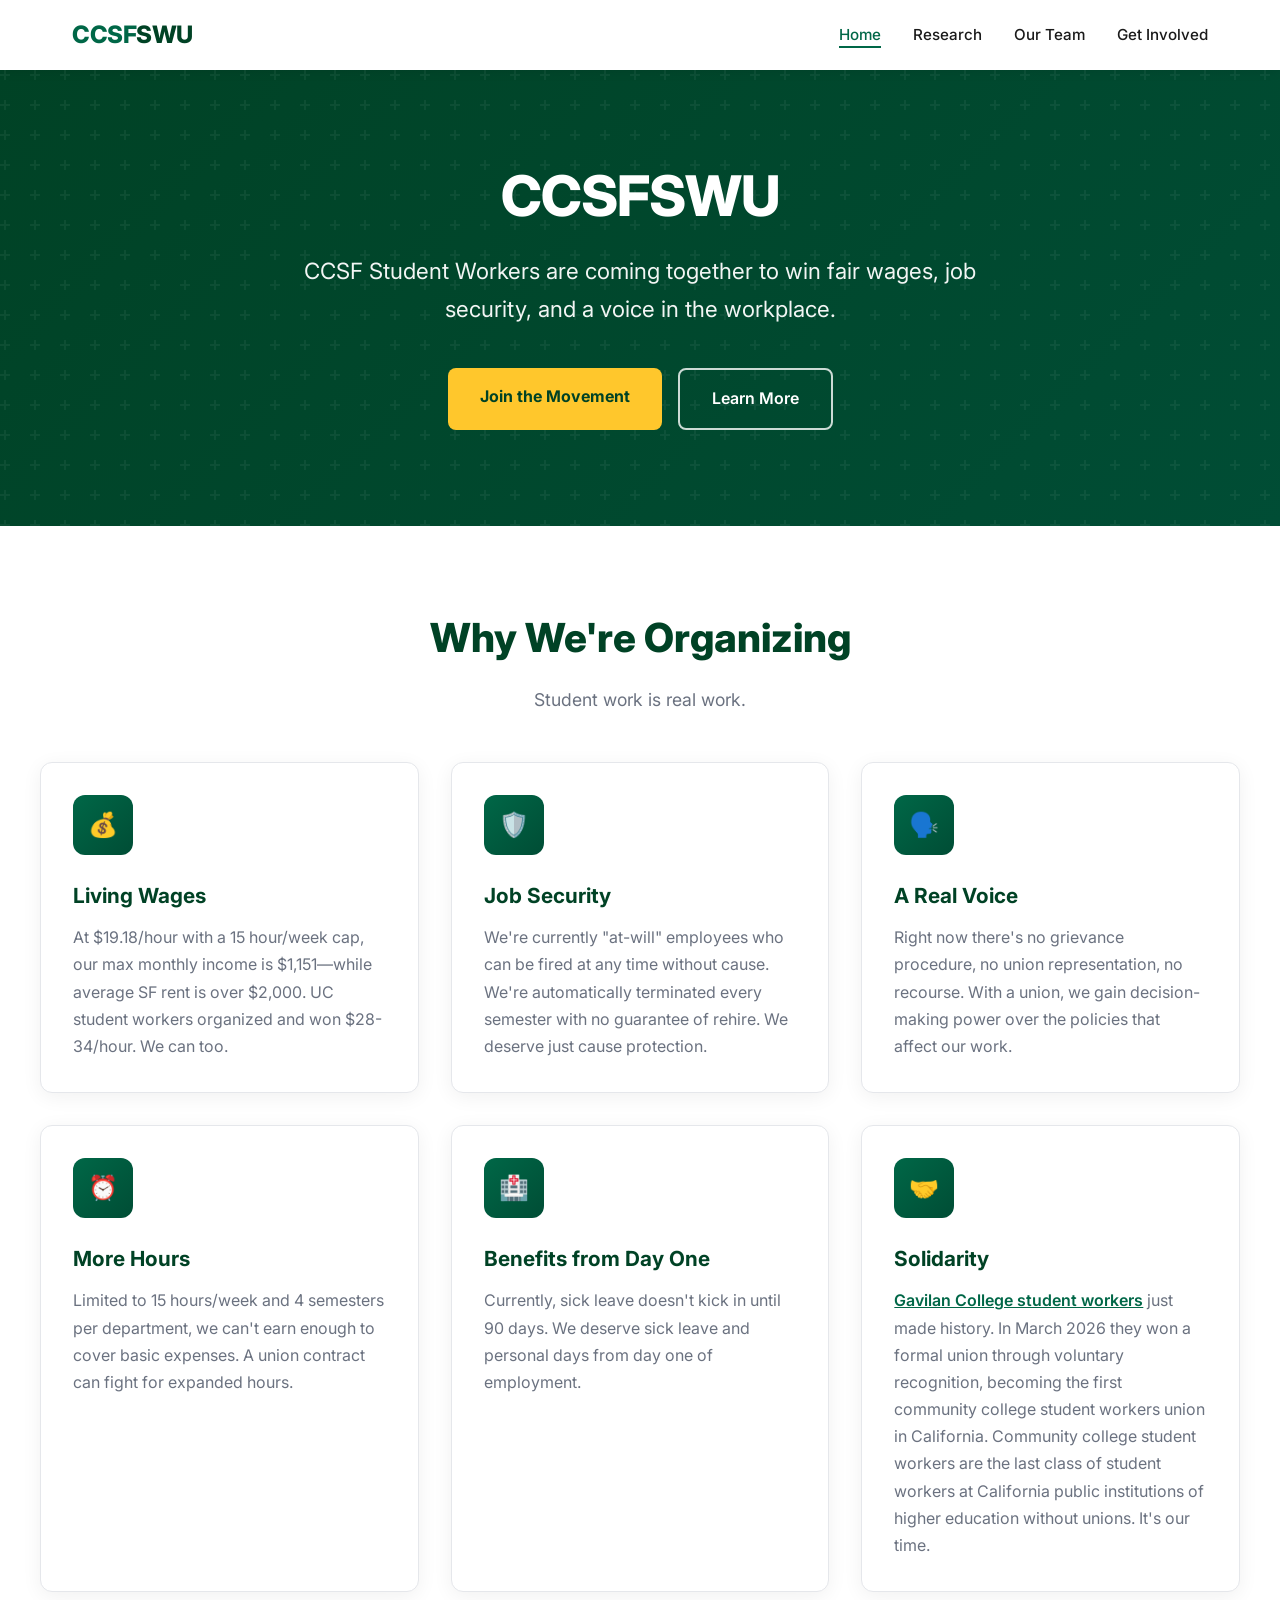
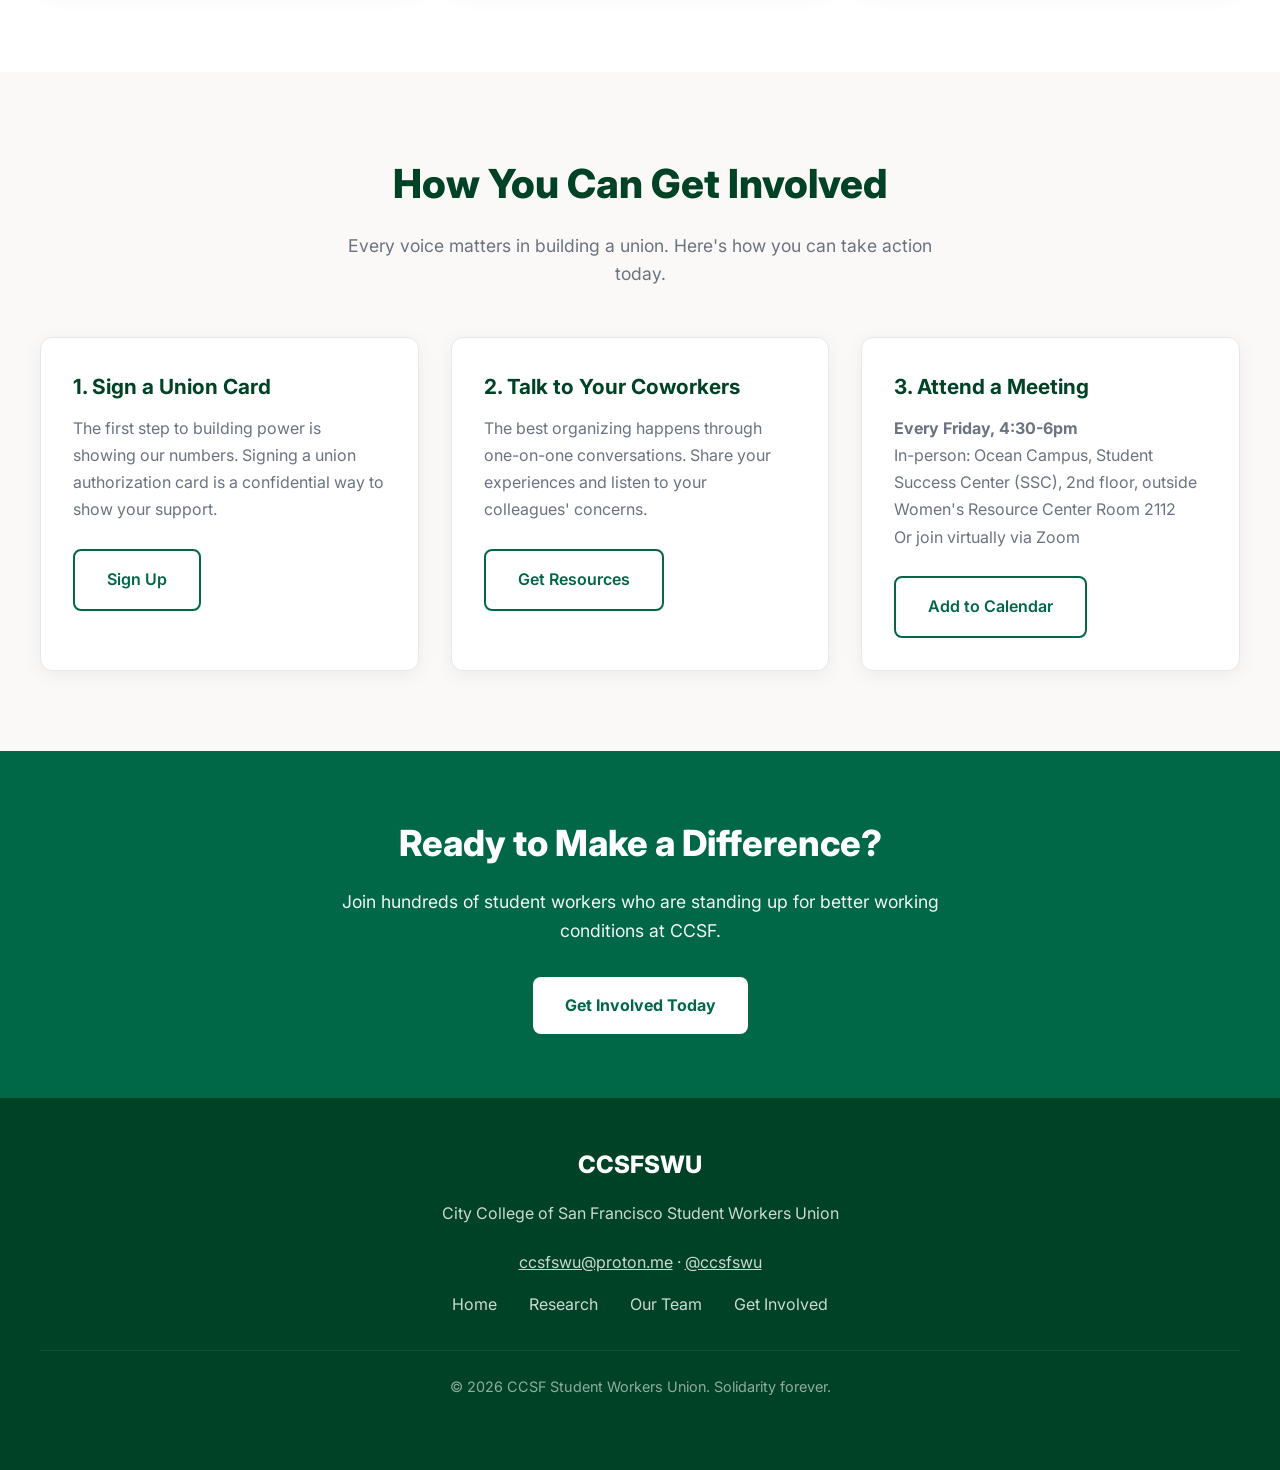
<file: index.html>
<!DOCTYPE html>
<html lang="en">
<head>
  <meta charset="UTF-8">
  <meta name="viewport" content="width=device-width, initial-scale=1.0">
  <title>CCSF Student Workers Union</title>
  <link rel="stylesheet" href="styles.css">
  <link rel="preconnect" href="https://fonts.googleapis.com">
  <link rel="preconnect" href="https://fonts.gstatic.com" crossorigin>
  <link href="https://fonts.googleapis.com/css2?family=Inter:wght@400;500;600;700;800&display=swap" rel="stylesheet">
</head>
<body>
  <nav class="navbar">
    <div class="nav-container">
      <a href="index.html" class="nav-logo">CCSF<span>SWU</span></a>
      <button class="mobile-menu-btn" onclick="toggleMenu()">☰</button>
      <ul class="nav-links" id="navLinks">
        <li><a href="index.html" class="active">Home</a></li>
        <li><a href="research.html">Research</a></li>
        <li><a href="committee.html">Our Team</a></li>
        <li><a href="forms.html">Get Involved</a></li>
      </ul>
    </div>
  </nav>

  <section class="hero">
    <div class="hero-content">
      <h1>CCSFSWU</h1>
      <p>CCSF Student Workers are coming together to win fair wages, job security, and a voice in the workplace.</p>
      <div class="hero-buttons">
        <a href="forms.html" class="btn btn-primary">Join the Movement</a>
        <a href="research.html" class="btn btn-secondary">Learn More</a>
      </div>
    </div>
  </section>

  <section class="section section-alt">
    <div class="container">
      <div class="section-header">
        <h2>Why We're Organizing</h2>
        <p>Student work is real work.</p>
      </div>
      <div class="card-grid">
        <div class="card">
          <div class="card-icon">💰</div>
          <h3>Living Wages</h3>
          <p>At $19.18/hour with a 15 hour/week cap, our max monthly income is $1,151—while average SF rent is over $2,000. UC student workers organized and won $28-34/hour. We can too.</p>
        </div>
        <div class="card">
          <div class="card-icon">🛡️</div>
          <h3>Job Security</h3>
          <p>We're currently "at-will" employees who can be fired at any time without cause. We're automatically terminated every semester with no guarantee of rehire. We deserve just cause protection.</p>
        </div>
        <div class="card">
          <div class="card-icon">🗣️</div>
          <h3>A Real Voice</h3>
          <p>Right now there's no grievance procedure, no union representation, no recourse. With a union, we gain decision-making power over the policies that affect our work.</p>
        </div>
        <div class="card">
          <div class="card-icon">⏰</div>
          <h3>More Hours</h3>
          <p>Limited to 15 hours/week and 4 semesters per department, we can't earn enough to cover basic expenses. A union contract can fight for expanded hours.</p>
        </div>
        <div class="card">
          <div class="card-icon">🏥</div>
          <h3>Benefits from Day One</h3>
          <p>Currently, sick leave doesn't kick in until 90 days. We deserve sick leave and personal days from day one of employment.</p>
        </div>
        <div class="card">
          <div class="card-icon">🤝</div>
          <h3>Solidarity</h3>
          <p><a href="https://gswu.org/" target="_blank" style="color: var(--primary); font-weight: 600;">Gavilan College student workers</a> just made history. In March 2026 they won a formal union through voluntary recognition, becoming the first community college student workers union in California. Community college student workers are the last class of student workers at California public institutions of higher education without unions. It's our time.</p>
        </div>
      </div>
    </div>
  </section>

  <section class="section">
    <div class="container">
      <div class="section-header">
        <h2>How You Can Get Involved</h2>
        <p>Every voice matters in building a union. Here's how you can take action today.</p>
      </div>
      <div class="card-grid">
        <div class="card">
          <h3>1. Sign a Union Card</h3>
          <p>The first step to building power is showing our numbers. Signing a union authorization card is a confidential way to show your support.</p>
          <br>
          <a href="forms.html" class="btn btn-outline">Sign Up</a>
        </div>
        <div class="card">
          <h3>2. Talk to Your Coworkers</h3>
          <p>The best organizing happens through one-on-one conversations. Share your experiences and listen to your colleagues' concerns.</p>
          <br>
          <a href="research.html" class="btn btn-outline">Get Resources</a>
        </div>
        <div class="card">
          <h3>3. Attend a Meeting</h3>
          <p><strong>Every Friday, 4:30-6pm</strong><br>
          In-person: Ocean Campus, Student Success Center (SSC), 2nd floor, outside Women's Resource Center Room 2112<br>
          Or join virtually via Zoom</p>
          <br>
          <a href="ccsfswu-meeting.ics" download class="btn btn-outline">Add to Calendar</a>
        </div>
      </div>
    </div>
  </section>

  <section class="cta-section">
    <h2>Ready to Make a Difference?</h2>
    <p>Join hundreds of student workers who are standing up for better working conditions at CCSF.</p>
    <a href="forms.html" class="btn btn-primary">Get Involved Today</a>
  </section>

  <footer class="footer">
    <div class="footer-content">
      <div class="footer-logo">CCSFSWU</div>
      <p>City College of San Francisco Student Workers Union</p>
      <p style="margin-bottom: 1rem;"><a href="mailto:ccsfswu@proton.me" style="color: white;">ccsfswu@proton.me</a> · <a href="https://instagram.com/ccsfswu" target="_blank" style="color: white;">@ccsfswu</a></p>
      <div class="footer-links">
        <a href="index.html">Home</a>
        <a href="research.html">Research</a>
        <a href="committee.html">Our Team</a>
        <a href="forms.html">Get Involved</a>
      </div>
      <div class="footer-bottom">
        <p>&copy; 2026 CCSF Student Workers Union. Solidarity forever.</p>
      </div>
    </div>
  </footer>

  <script>
    function toggleMenu() {
      document.getElementById('navLinks').classList.toggle('active');
    }
  </script>
</body>
</html>
</file>
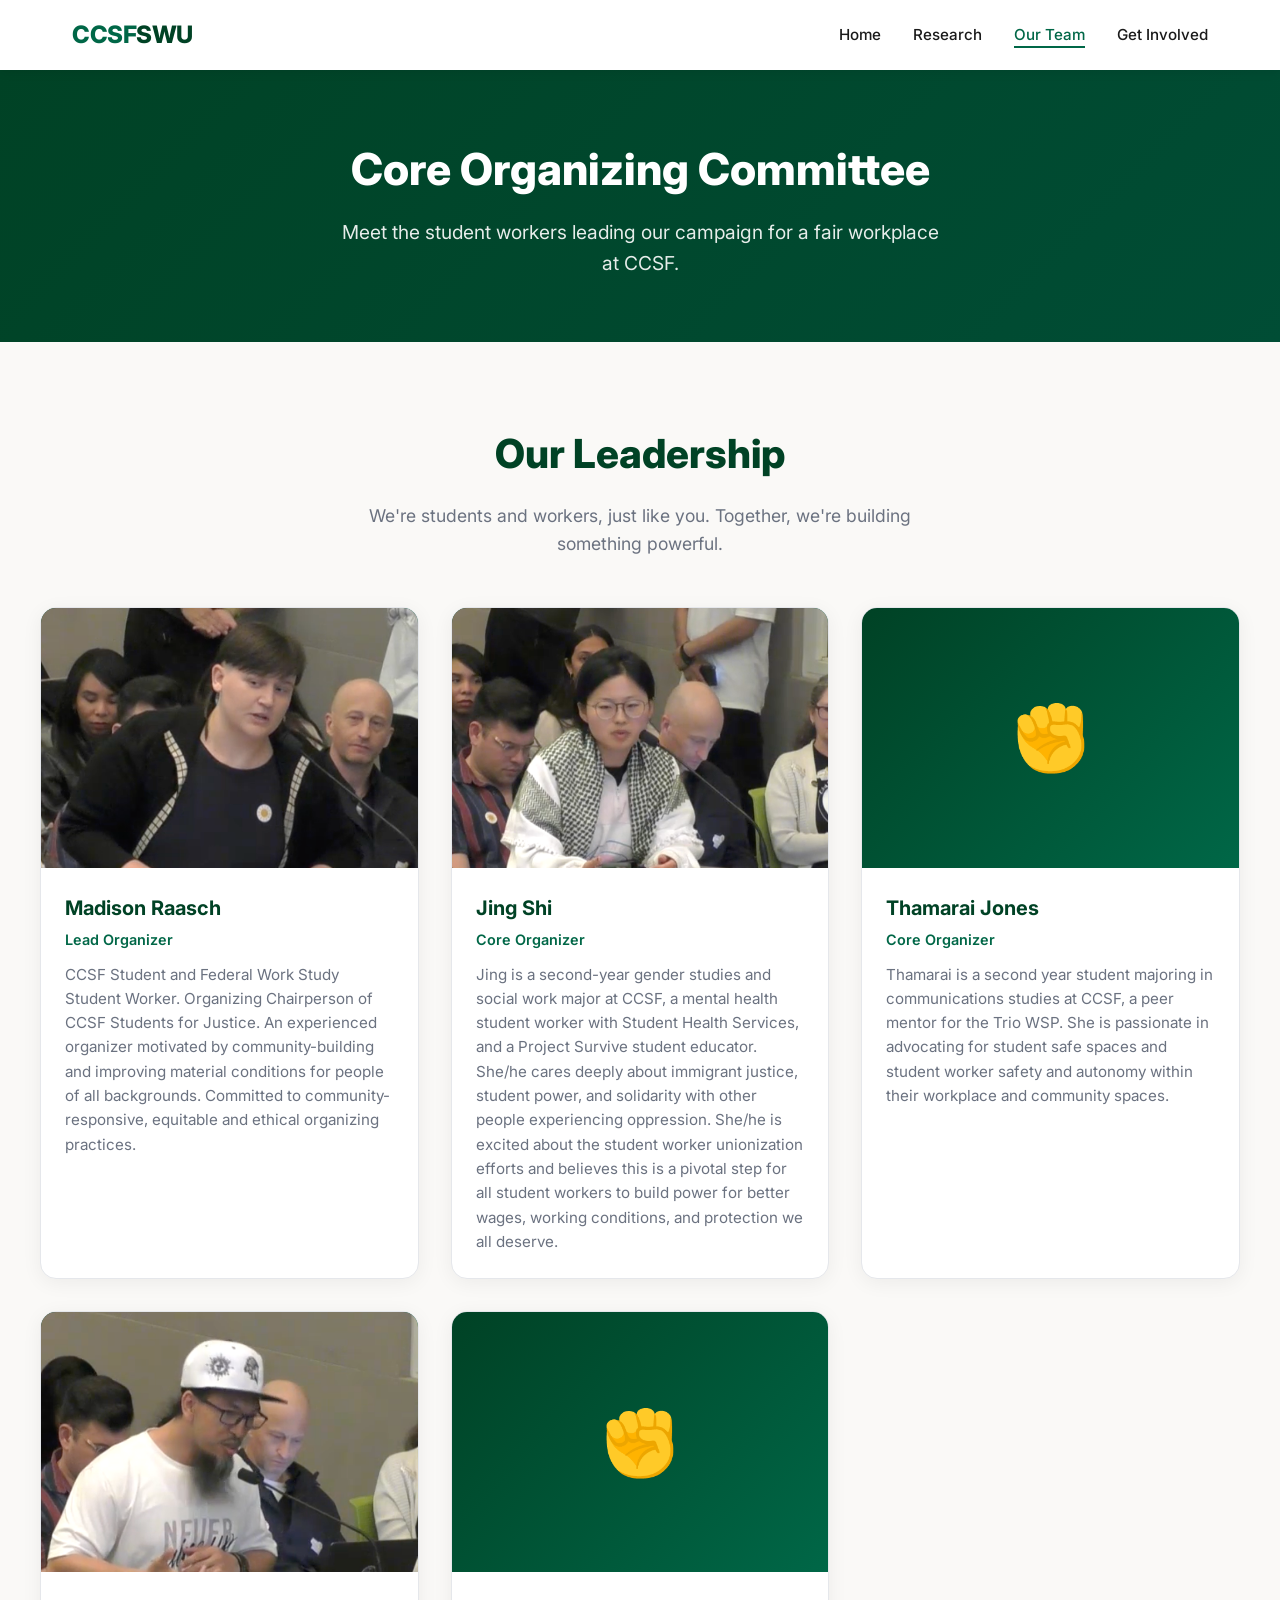
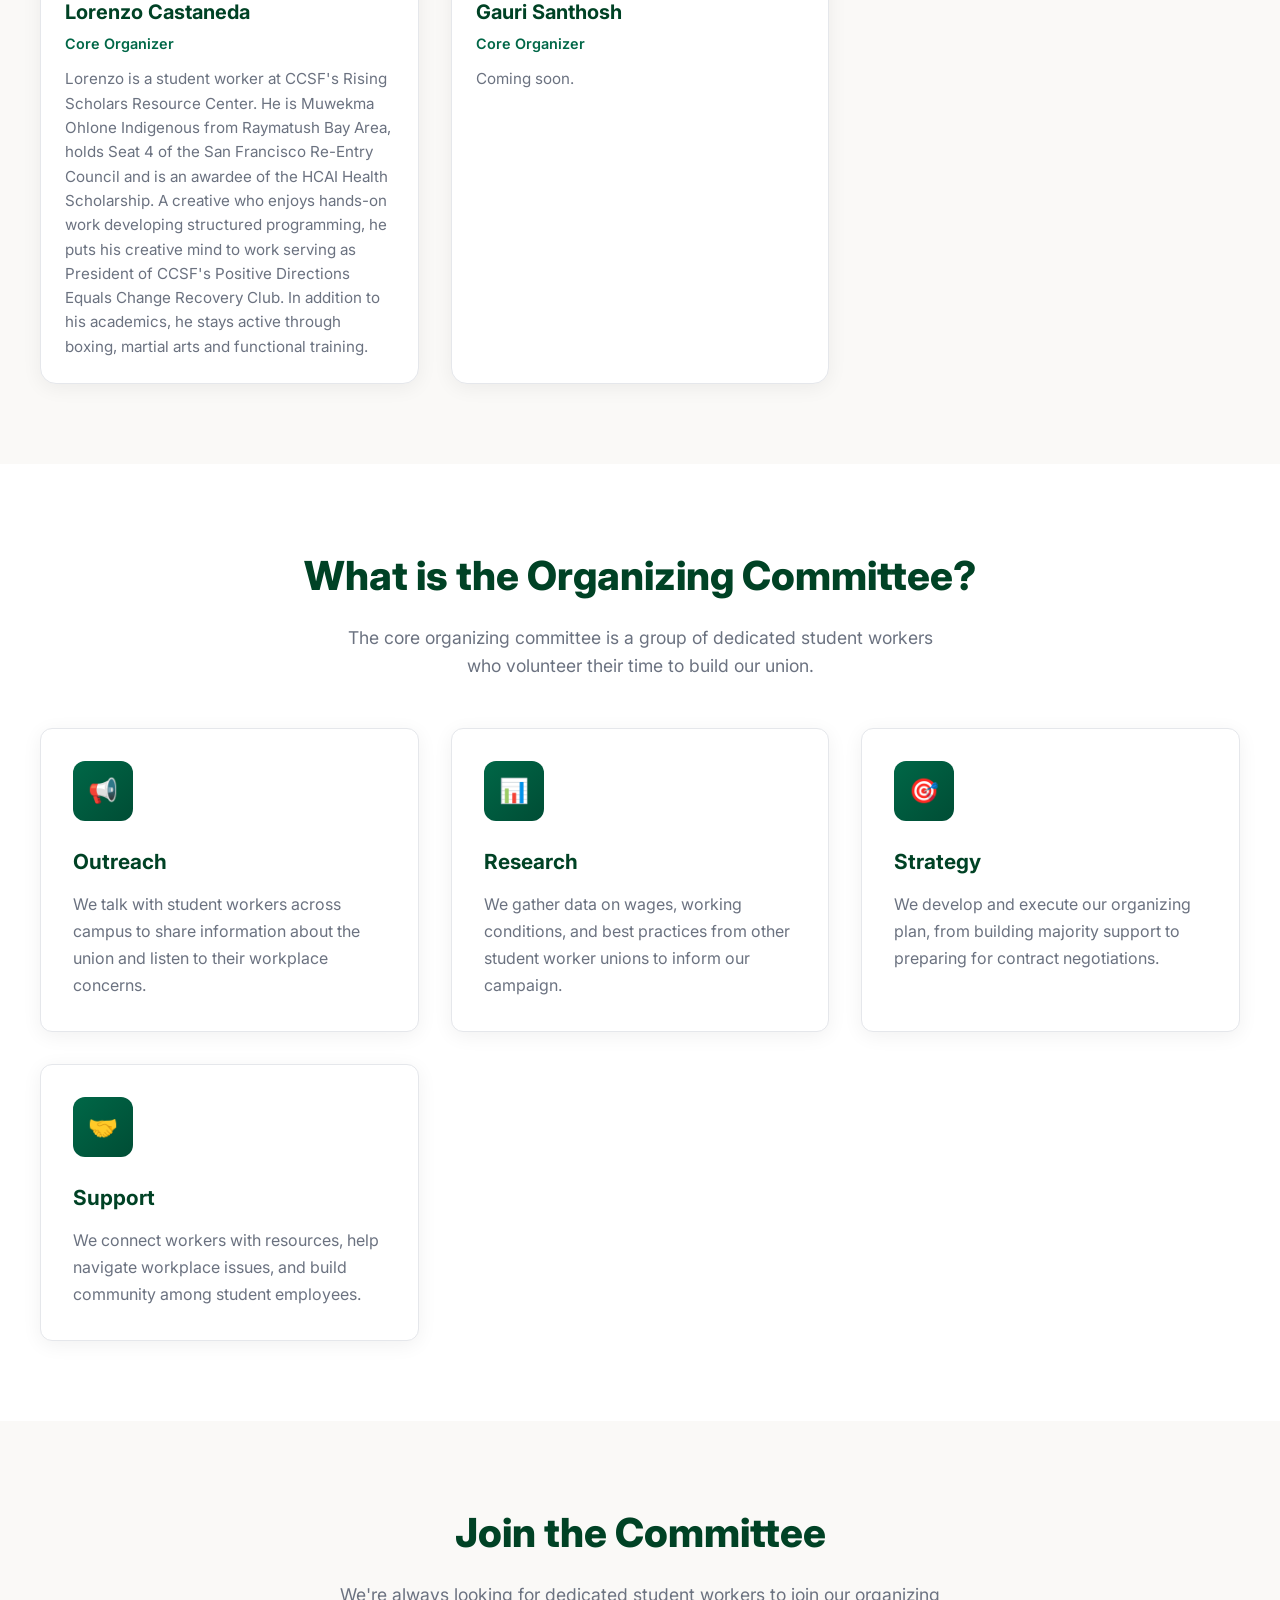
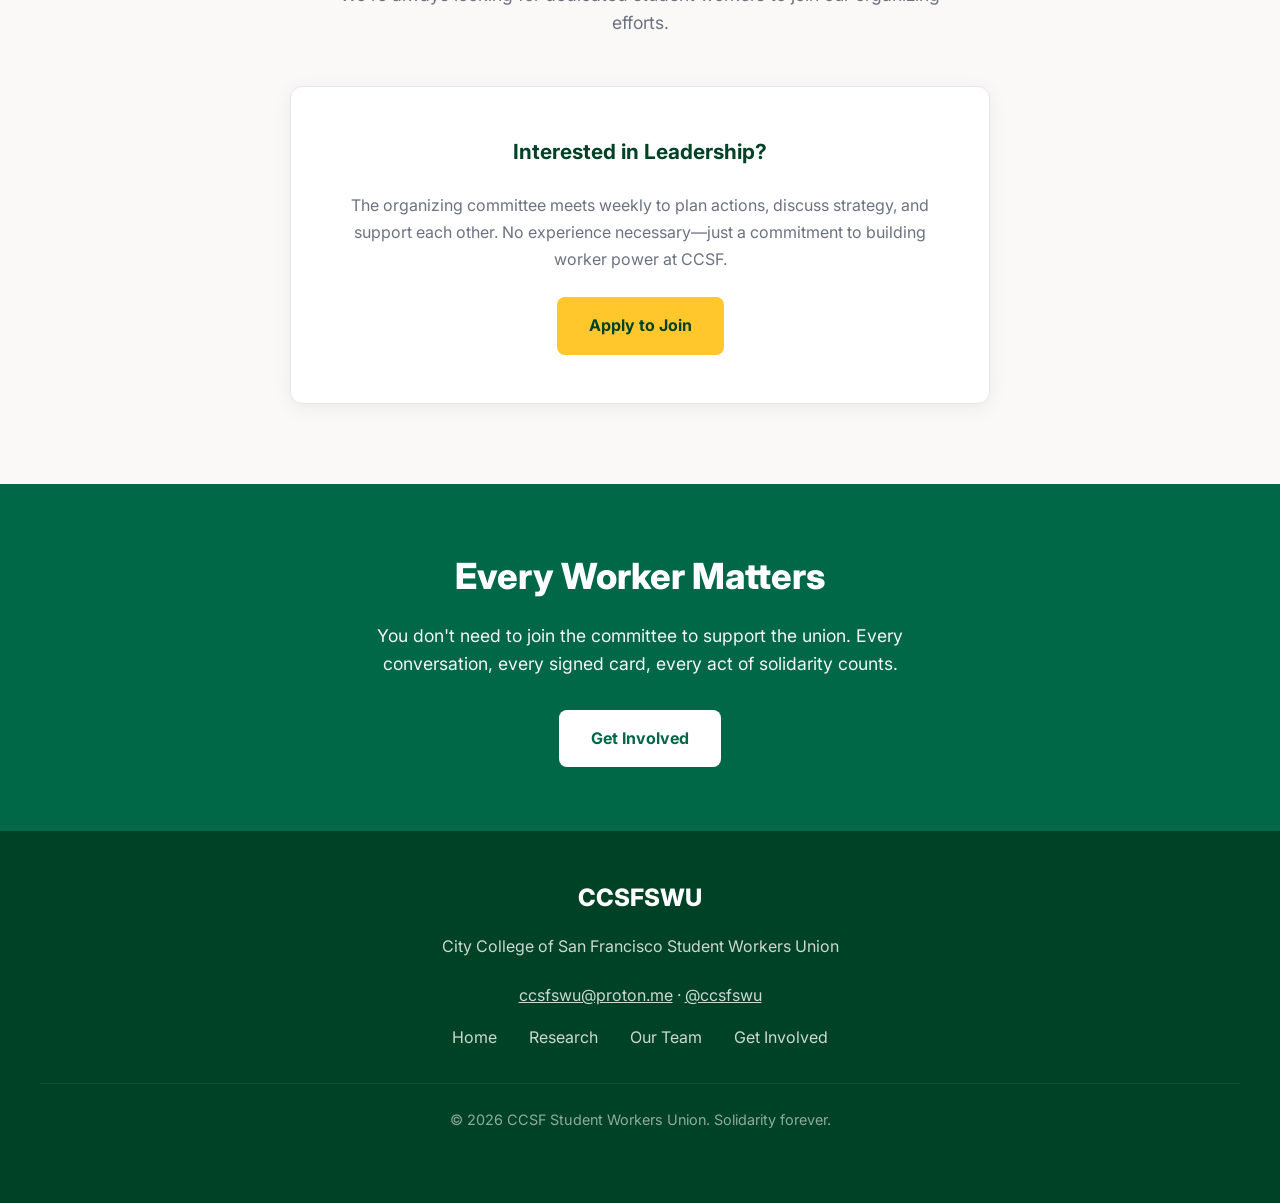
<file: committee.html>
<!DOCTYPE html>
<html lang="en">
<head>
  <meta charset="UTF-8">
  <meta name="viewport" content="width=device-width, initial-scale=1.0">
  <title>Our Team - CCSF Student Workers Union</title>
  <link rel="stylesheet" href="styles.css">
  <link rel="preconnect" href="https://fonts.googleapis.com">
  <link rel="preconnect" href="https://fonts.gstatic.com" crossorigin>
  <link href="https://fonts.googleapis.com/css2?family=Inter:wght@400;500;600;700;800&display=swap" rel="stylesheet">
</head>
<body>
  <nav class="navbar">
    <div class="nav-container">
      <a href="index.html" class="nav-logo">CCSF<span>SWU</span></a>
      <button class="mobile-menu-btn" onclick="toggleMenu()">☰</button>
      <ul class="nav-links" id="navLinks">
        <li><a href="index.html">Home</a></li>
        <li><a href="research.html">Research</a></li>
        <li><a href="committee.html" class="active">Our Team</a></li>
        <li><a href="forms.html">Get Involved</a></li>
      </ul>
    </div>
  </nav>

  <header class="page-header">
    <h1>Core Organizing Committee</h1>
    <p>Meet the student workers leading our campaign for a fair workplace at CCSF.</p>
  </header>

  <section class="section">
    <div class="container">
      <div class="section-header">
        <h2>Our Leadership</h2>
        <p>We're students and workers, just like you. Together, we're building something powerful.</p>
      </div>
      <div class="team-grid">
        <div class="team-card">
          <div class="team-photo"><img src="images/team/madison_raasch.jpg" alt="Madison Raasch" style="object-position: 45% 8%;"></div>
          <div class="team-info">
            <h3>Madison Raasch</h3>
            <div class="team-role">Lead Organizer</div>
            <p>CCSF Student and Federal Work Study Student Worker. Organizing Chairperson of CCSF Students for Justice. An experienced organizer motivated by community-building and improving material conditions for people of all backgrounds. Committed to community-responsive, equitable and ethical organizing practices.</p>
          </div>
        </div>
        <div class="team-card">
          <div class="team-photo"><img src="images/team/jing_shi.jpg" alt="Jing Shi" style="object-position: 50% 10%;"></div>
          <div class="team-info">
            <h3>Jing Shi</h3>
            <div class="team-role">Core Organizer</div>
            <p>Jing is a second-year gender studies and social work major at CCSF, a mental health student worker with Student Health Services, and a Project Survive student educator. She/he cares deeply about immigrant justice, student power, and solidarity with other people experiencing oppression. She/he is excited about the student worker unionization efforts and believes this is a pivotal step for all student workers to build power for better wages, working conditions, and protection we all deserve.</p>
          </div>
        </div>
        <div class="team-card">
          <div class="team-photo">✊</div>
          <div class="team-info">
            <h3>Thamarai Jones</h3>
            <div class="team-role">Core Organizer</div>
            <p>Thamarai is a second year student majoring in communications studies at CCSF, a peer mentor for the Trio WSP. She is passionate in advocating for student safe spaces and student worker safety and autonomy within their workplace and community spaces.</p>
          </div>
        </div>
        <div class="team-card">
          <div class="team-photo"><img src="images/team/lorenzo_castaneda.jpg" alt="Lorenzo Castaneda" style="object-position: 40% 5%;"></div>
          <div class="team-info">
            <h3>Lorenzo Castaneda</h3>
            <div class="team-role">Core Organizer</div>
            <p>Lorenzo is a student worker at CCSF's Rising Scholars Resource Center. He is Muwekma Ohlone Indigenous from Raymatush Bay Area, holds Seat 4 of the San Francisco Re-Entry Council and is an awardee of the HCAI Health Scholarship. A creative who enjoys hands-on work developing structured programming, he puts his creative mind to work serving as President of CCSF's Positive Directions Equals Change Recovery Club. In addition to his academics, he stays active through boxing, martial arts and functional training.</p>
          </div>
        </div>
        <div class="team-card">
          <div class="team-photo">✊</div>
          <div class="team-info">
            <h3>Gauri Santhosh</h3>
            <div class="team-role">Core Organizer</div>
            <p>Coming soon.</p>
          </div>
        </div>
      </div>
    </div>
  </section>

  <section class="section section-alt">
    <div class="container">
      <div class="section-header">
        <h2>What is the Organizing Committee?</h2>
        <p>The core organizing committee is a group of dedicated student workers who volunteer their time to build our union.</p>
      </div>
      <div class="card-grid">
        <div class="card">
          <div class="card-icon">📢</div>
          <h3>Outreach</h3>
          <p>We talk with student workers across campus to share information about the union and listen to their workplace concerns.</p>
        </div>
        <div class="card">
          <div class="card-icon">📊</div>
          <h3>Research</h3>
          <p>We gather data on wages, working conditions, and best practices from other student worker unions to inform our campaign.</p>
        </div>
        <div class="card">
          <div class="card-icon">🎯</div>
          <h3>Strategy</h3>
          <p>We develop and execute our organizing plan, from building majority support to preparing for contract negotiations.</p>
        </div>
        <div class="card">
          <div class="card-icon">🤝</div>
          <h3>Support</h3>
          <p>We connect workers with resources, help navigate workplace issues, and build community among student employees.</p>
        </div>
      </div>
    </div>
  </section>

  <section class="section">
    <div class="container">
      <div class="section-header">
        <h2>Join the Committee</h2>
        <p>We're always looking for dedicated student workers to join our organizing efforts.</p>
      </div>
      <div class="form-section">
        <div class="card" style="text-align: center; padding: 3rem;">
          <h3>Interested in Leadership?</h3>
          <p style="margin: 1.5rem 0;">The organizing committee meets weekly to plan actions, discuss strategy, and support each other. No experience necessary—just a commitment to building worker power at CCSF.</p>
          <a href="forms.html" class="btn btn-primary">Apply to Join</a>
        </div>
      </div>
    </div>
  </section>

  <section class="cta-section">
    <h2>Every Worker Matters</h2>
    <p>You don't need to join the committee to support the union. Every conversation, every signed card, every act of solidarity counts.</p>
    <a href="forms.html" class="btn btn-primary">Get Involved</a>
  </section>

  <footer class="footer">
    <div class="footer-content">
      <div class="footer-logo">CCSFSWU</div>
      <p>City College of San Francisco Student Workers Union</p>
      <p style="margin-bottom: 1rem;"><a href="mailto:ccsfswu@proton.me" style="color: white;">ccsfswu@proton.me</a> · <a href="https://instagram.com/ccsfswu" target="_blank" style="color: white;">@ccsfswu</a></p>
      <div class="footer-links">
        <a href="index.html">Home</a>
        <a href="research.html">Research</a>
        <a href="committee.html">Our Team</a>
        <a href="forms.html">Get Involved</a>
      </div>
      <div class="footer-bottom">
        <p>&copy; 2026 CCSF Student Workers Union. Solidarity forever.</p>
      </div>
    </div>
  </footer>

  <script>
    function toggleMenu() {
      document.getElementById('navLinks').classList.toggle('active');
    }
  </script>
</body>
</html>
</file>
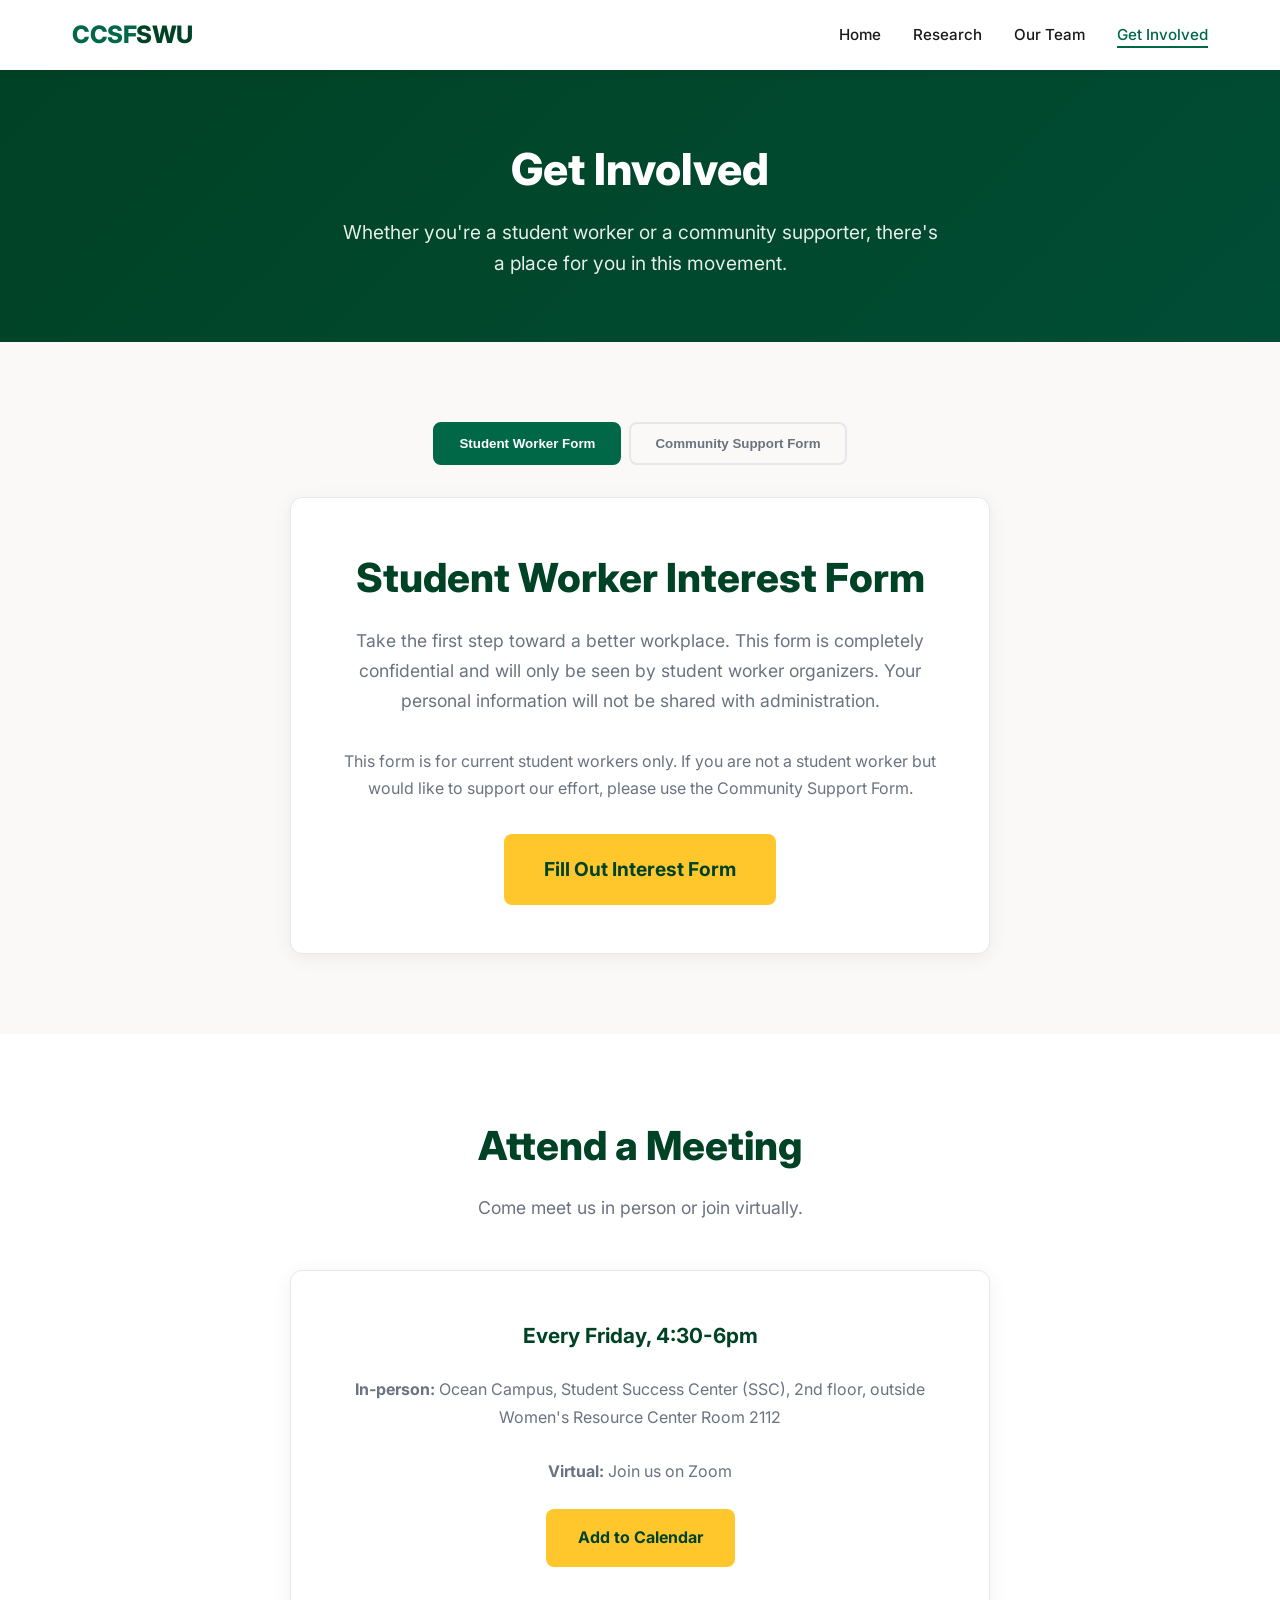
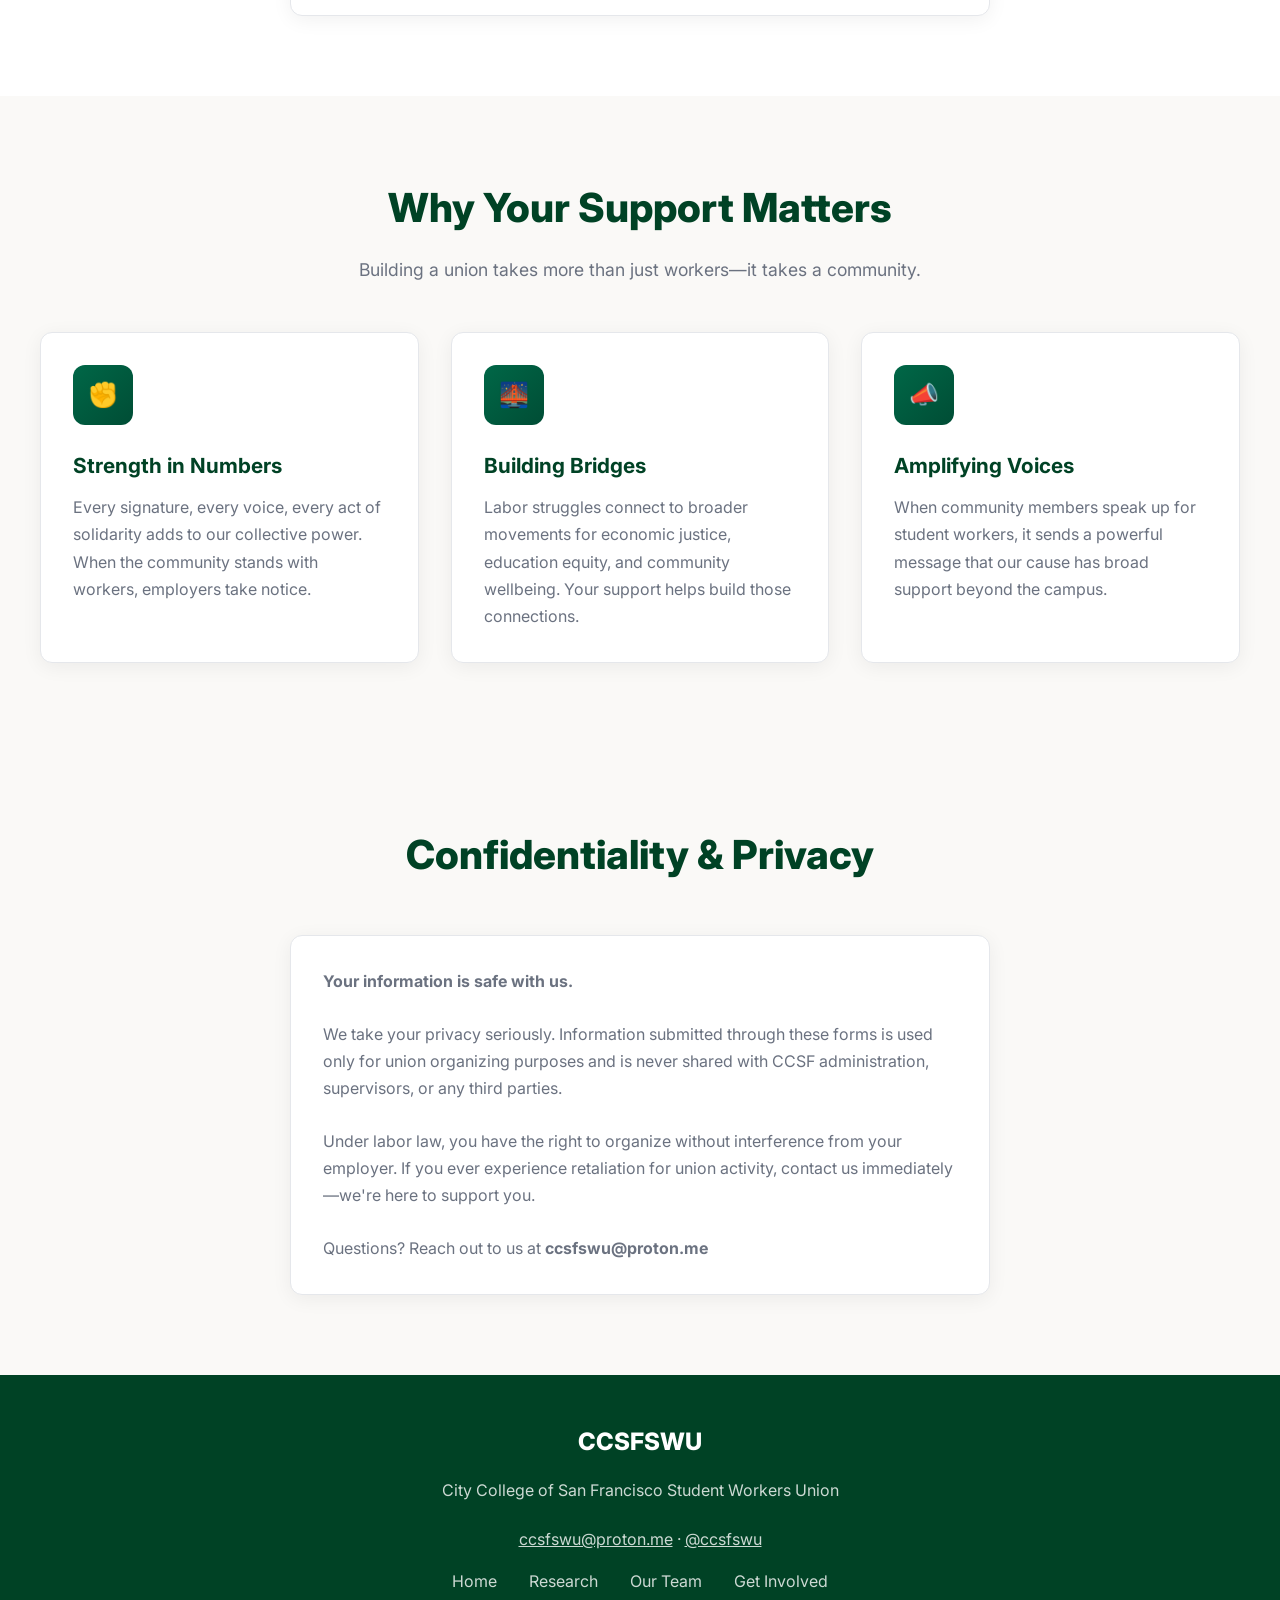
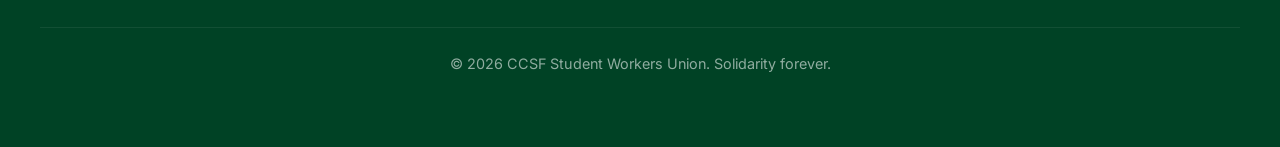
<file: forms.html>
<!DOCTYPE html>
<html lang="en">
<head>
  <meta charset="UTF-8">
  <meta name="viewport" content="width=device-width, initial-scale=1.0">
  <title>Get Involved - CCSF Student Workers Union</title>
  <link rel="stylesheet" href="styles.css">
  <link rel="preconnect" href="https://fonts.googleapis.com">
  <link rel="preconnect" href="https://fonts.gstatic.com" crossorigin>
  <link href="https://fonts.googleapis.com/css2?family=Inter:wght@400;500;600;700;800&display=swap" rel="stylesheet">
</head>
<body>
  <nav class="navbar">
    <div class="nav-container">
      <a href="index.html" class="nav-logo">CCSF<span>SWU</span></a>
      <button class="mobile-menu-btn" onclick="toggleMenu()">☰</button>
      <ul class="nav-links" id="navLinks">
        <li><a href="index.html">Home</a></li>
        <li><a href="research.html">Research</a></li>
        <li><a href="committee.html">Our Team</a></li>
        <li><a href="forms.html" class="active">Get Involved</a></li>
      </ul>
    </div>
  </nav>

  <header class="page-header">
    <h1>Get Involved</h1>
    <p>Whether you're a student worker or a community supporter, there's a place for you in this movement.</p>
  </header>

  <section class="section">
    <div class="container">
      <div class="tabs">
        <button class="tab-btn active" onclick="showTab('student')">Student Worker Form</button>
        <button class="tab-btn" onclick="showTab('community')">Community Support Form</button>
      </div>

      <div id="student" class="tab-content active">
        <div class="form-section">
          <div class="card" style="text-align: center; padding: 3rem;">
            <div class="section-header" style="margin-bottom: 2rem;">
              <h2>Student Worker Interest Form</h2>
              <p>Take the first step toward a better workplace. This form is completely confidential and will only be seen by student worker organizers. Your personal information will not be shared with administration.</p>
            </div>
            <p style="margin-bottom: 2rem; color: var(--gray);">This form is for current student workers only. If you are not a student worker but would like to support our effort, please use the Community Support Form.</p>
            <a href="https://docs.google.com/forms/d/e/1FAIpQLSen7fIaMedfxvR2gJidHLtumbdjSb3xiCG0zOpbjcStfzYeZQ/viewform?usp=header" target="_blank" class="btn btn-primary" style="font-size: 1.2rem; padding: 1.25rem 2.5rem;">Fill Out Interest Form</a>
          </div>
        </div>
      </div>

      <div id="community" class="tab-content">
        <div class="form-section">
          <div class="card" style="text-align: center; padding: 3rem;">
            <div class="section-header" style="margin-bottom: 2rem;">
              <h2>Community & Supporters Form</h2>
              <p>Not a CCSF student worker? You can still stand with us. This form is for current students, faculty, staff, alumni, SF residents, and anyone who wants to support our organizing effort.</p>
            </div>
            <p style="margin-bottom: 2rem; color: var(--gray);">We welcome support from the entire CCSF community and beyond. Your solidarity makes our campaign stronger.</p>
            <a href="https://docs.google.com/forms/d/e/1FAIpQLScdWFY4NWyN3_u6oaYVxtymFhpJhW63AIhthrO8l_zmaMknDQ/viewform?usp=header" target="_blank" class="btn btn-primary" style="font-size: 1.2rem; padding: 1.25rem 2.5rem;">Fill Out Support Form</a>
          </div>
        </div>
      </div>
    </div>
  </section>

  <section class="section section-alt">
    <div class="container">
      <div class="section-header">
        <h2>Attend a Meeting</h2>
        <p>Come meet us in person or join virtually.</p>
      </div>
      <div class="form-section">
        <div class="card" style="text-align: center; padding: 3rem;">
          <h3>Every Friday, 4:30-6pm</h3>
          <p style="margin: 1.5rem 0; color: var(--gray);">
            <strong>In-person:</strong> Ocean Campus, Student Success Center (SSC), 2nd floor, outside Women's Resource Center Room 2112<br><br>
            <strong>Virtual:</strong> Join us on Zoom
          </p>
          <a href="ccsfswu-meeting.ics" download class="btn btn-primary">Add to Calendar</a>
        </div>
      </div>
    </div>
  </section>

  <section class="section">
    <div class="container">
      <div class="section-header">
        <h2>Why Your Support Matters</h2>
        <p>Building a union takes more than just workers—it takes a community.</p>
      </div>
      <div class="card-grid">
        <div class="card">
          <div class="card-icon">✊</div>
          <h3>Strength in Numbers</h3>
          <p>Every signature, every voice, every act of solidarity adds to our collective power. When the community stands with workers, employers take notice.</p>
        </div>
        <div class="card">
          <div class="card-icon">🌉</div>
          <h3>Building Bridges</h3>
          <p>Labor struggles connect to broader movements for economic justice, education equity, and community wellbeing. Your support helps build those connections.</p>
        </div>
        <div class="card">
          <div class="card-icon">📣</div>
          <h3>Amplifying Voices</h3>
          <p>When community members speak up for student workers, it sends a powerful message that our cause has broad support beyond the campus.</p>
        </div>
      </div>
    </div>
  </section>

  <section class="section">
    <div class="container">
      <div class="section-header">
        <h2>Confidentiality & Privacy</h2>
      </div>
      <div class="form-section">
        <div class="card">
          <p><strong>Your information is safe with us.</strong></p>
          <br>
          <p>We take your privacy seriously. Information submitted through these forms is used only for union organizing purposes and is never shared with CCSF administration, supervisors, or any third parties.</p>
          <br>
          <p>Under labor law, you have the right to organize without interference from your employer. If you ever experience retaliation for union activity, contact us immediately—we're here to support you.</p>
          <br>
          <p>Questions? Reach out to us at <strong>ccsfswu@proton.me</strong></p>
        </div>
      </div>
    </div>
  </section>

  <footer class="footer">
    <div class="footer-content">
      <div class="footer-logo">CCSFSWU</div>
      <p>City College of San Francisco Student Workers Union</p>
      <p style="margin-bottom: 1rem;"><a href="mailto:ccsfswu@proton.me" style="color: white;">ccsfswu@proton.me</a> · <a href="https://instagram.com/ccsfswu" target="_blank" style="color: white;">@ccsfswu</a></p>
      <div class="footer-links">
        <a href="index.html">Home</a>
        <a href="research.html">Research</a>
        <a href="committee.html">Our Team</a>
        <a href="forms.html">Get Involved</a>
      </div>
      <div class="footer-bottom">
        <p>&copy; 2026 CCSF Student Workers Union. Solidarity forever.</p>
      </div>
    </div>
  </footer>

  <script>
    function toggleMenu() {
      document.getElementById('navLinks').classList.toggle('active');
    }

    function showTab(tabId) {
      document.querySelectorAll('.tab-content').forEach(tab => {
        tab.classList.remove('active');
      });
      document.querySelectorAll('.tab-btn').forEach(btn => {
        btn.classList.remove('active');
      });
      
      document.getElementById(tabId).classList.add('active');
      event.target.classList.add('active');
    }

  </script>
</body>
</html>
</file>
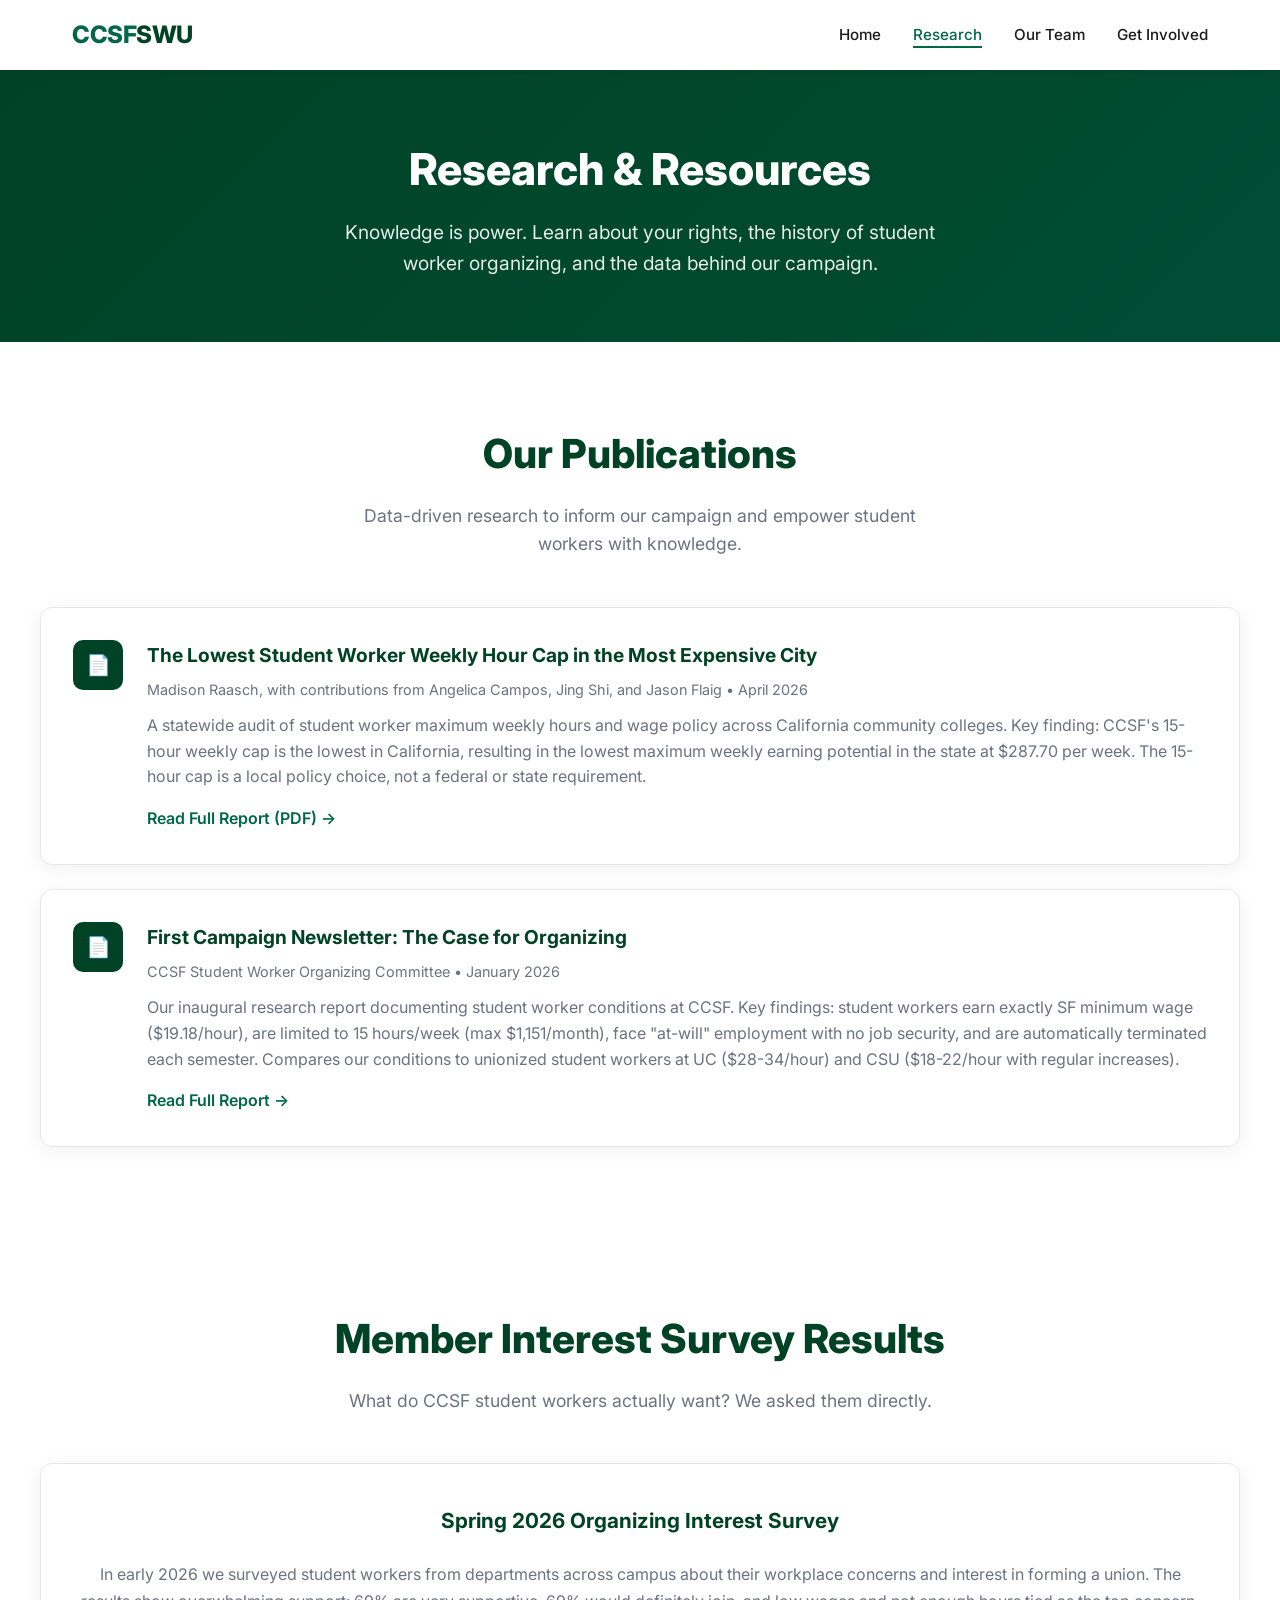
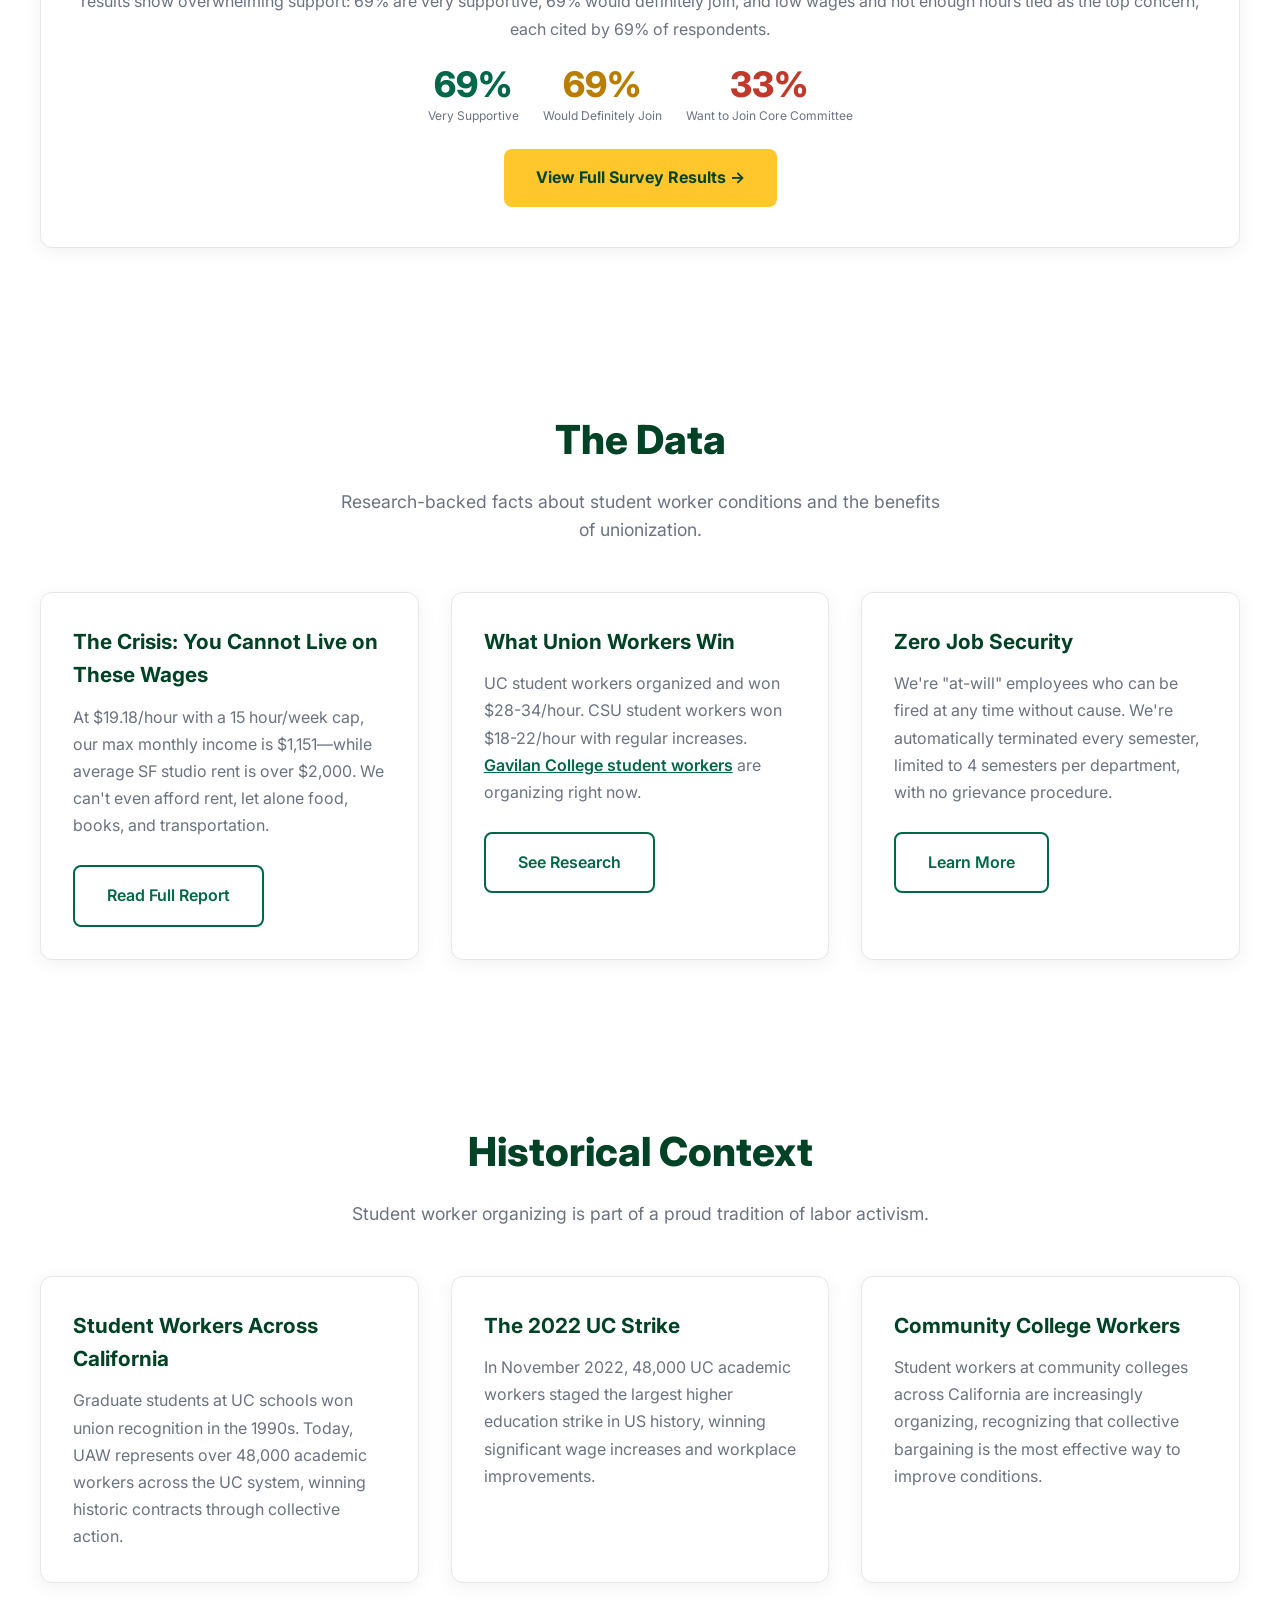
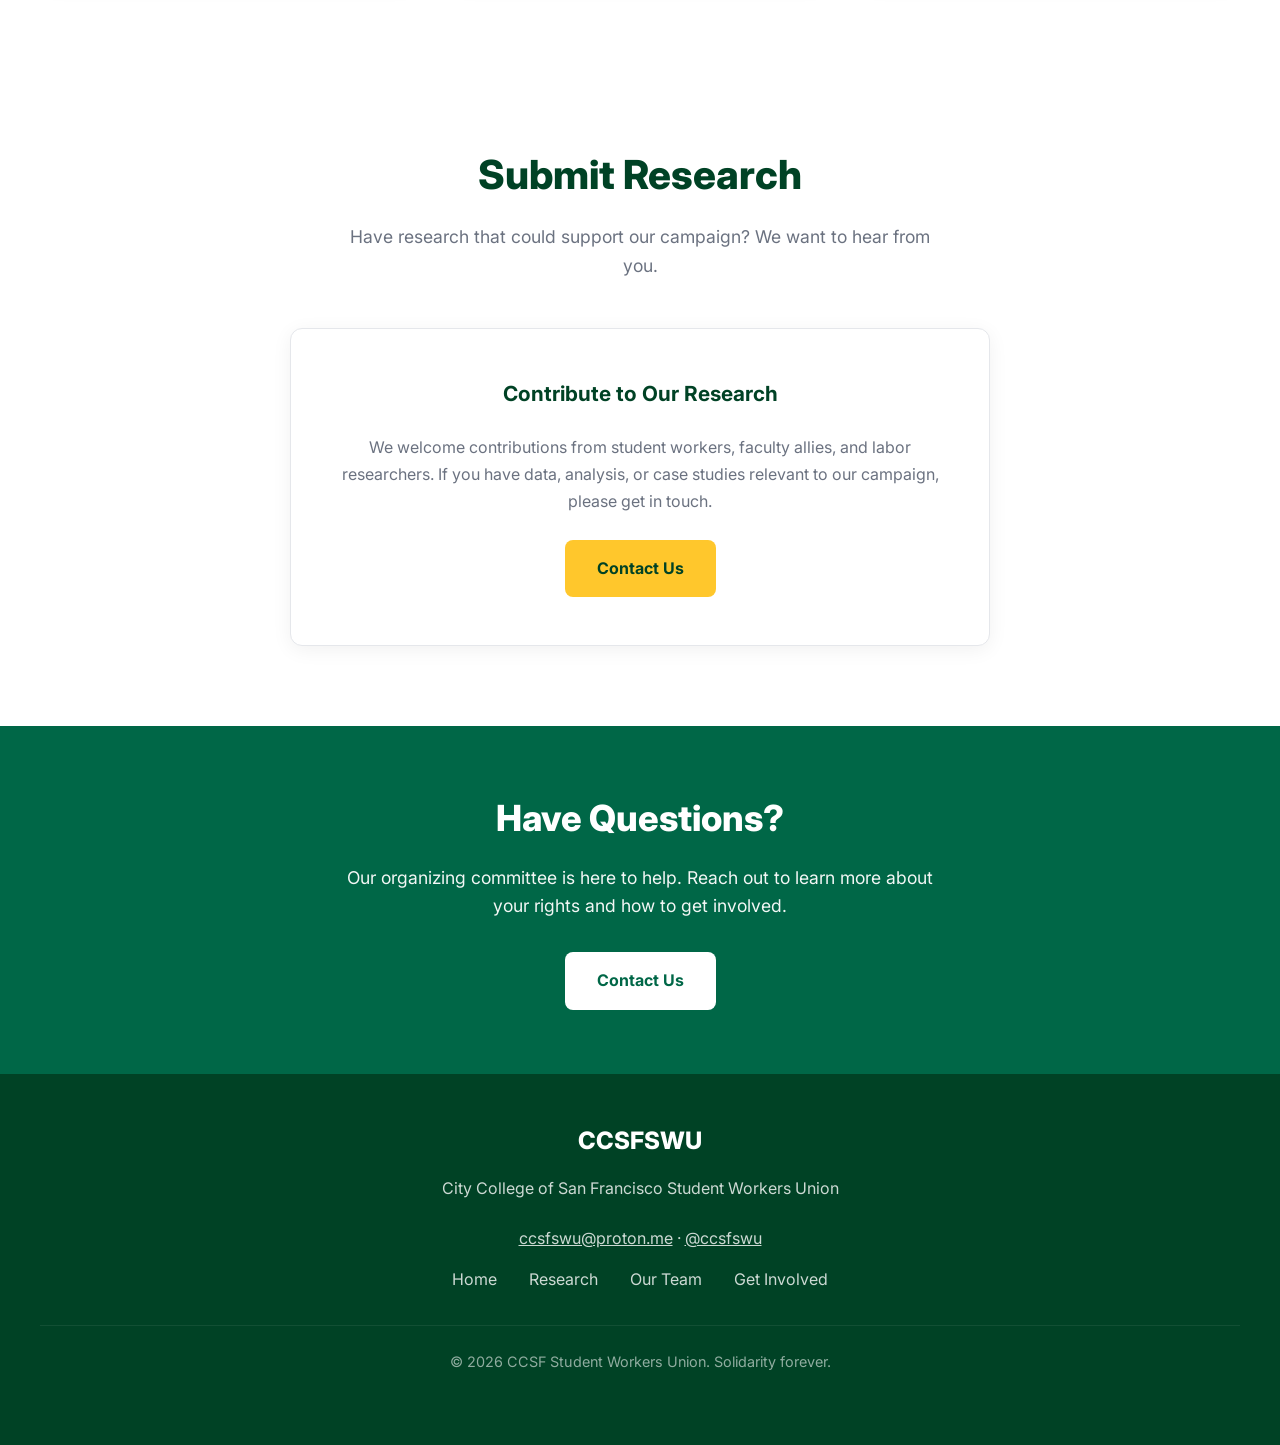
<file: research.html>
<!DOCTYPE html>
<html lang="en">
<head>
  <meta charset="UTF-8">
  <meta name="viewport" content="width=device-width, initial-scale=1.0">
  <title>Research - CCSF Student Workers Union</title>
  <link rel="stylesheet" href="styles.css">
  <link rel="preconnect" href="https://fonts.googleapis.com">
  <link rel="preconnect" href="https://fonts.gstatic.com" crossorigin>
  <link href="https://fonts.googleapis.com/css2?family=Inter:wght@400;500;600;700;800&display=swap" rel="stylesheet">
</head>
<body>
  <nav class="navbar">
    <div class="nav-container">
      <a href="index.html" class="nav-logo">CCSF<span>SWU</span></a>
      <button class="mobile-menu-btn" onclick="toggleMenu()">☰</button>
      <ul class="nav-links" id="navLinks">
        <li><a href="index.html">Home</a></li>
        <li><a href="research.html" class="active">Research</a></li>
        <li><a href="committee.html">Our Team</a></li>
        <li><a href="forms.html">Get Involved</a></li>
      </ul>
    </div>
  </nav>

  <header class="page-header">
    <h1>Research & Resources</h1>
    <p>Knowledge is power. Learn about your rights, the history of student worker organizing, and the data behind our campaign.</p>
  </header>

  <section class="section section-alt" id="publications">
    <div class="container">
      <div class="section-header">
        <h2>Our Publications</h2>
        <p>Data-driven research to inform our campaign and empower student workers with knowledge.</p>
      </div>
      <div class="paper-list">
        <div class="paper-card">
          <div class="paper-icon">📄</div>
          <div class="paper-content">
            <h3>The Lowest Student Worker Weekly Hour Cap in the Most Expensive City</h3>
            <div class="paper-meta">Madison Raasch, with contributions from Angelica Campos, Jing Shi, and Jason Flaig • April 2026</div>
            <p>A statewide audit of student worker maximum weekly hours and wage policy across California community colleges. Key finding: CCSF's 15-hour weekly cap is the lowest in California, resulting in the lowest maximum weekly earning potential in the state at $287.70 per week. The 15-hour cap is a local policy choice, not a federal or state requirement.</p>
            <a href="ccsf_swu_research_paper.pdf" target="_blank" class="paper-link">Read Full Report (PDF) →</a>
          </div>
        </div>
        <div class="paper-card">
          <div class="paper-icon">📄</div>
          <div class="paper-content">
            <h3>First Campaign Newsletter: The Case for Organizing</h3>
            <div class="paper-meta">CCSF Student Worker Organizing Committee • January 2026</div>
            <p>Our inaugural research report documenting student worker conditions at CCSF. Key findings: student workers earn exactly SF minimum wage ($19.18/hour), are limited to 15 hours/week (max $1,151/month), face "at-will" employment with no job security, and are automatically terminated each semester. Compares our conditions to unionized student workers at UC ($28-34/hour) and CSU ($18-22/hour with regular increases).</p>
            <a href="https://docs.google.com/document/d/e/2PACX-1vS3AoYvYP5b-ClqS4un2sXgM5GvRGYsG59zqQCBuTyyRn8tom7jjZBykdxrv-dxQw/pub" target="_blank" class="paper-link">Read Full Report →</a>
          </div>
        </div>
      </div>
    </div>
  </section>

  <!-- ── MEMBER SURVEY CARD ───────────────────────────────────────────── -->
  <style>
    .sr-preview-stats { display:flex; gap:24px; justify-content:center; flex-wrap:wrap; margin:1.5rem 0; }
    .sr-preview-stat  { text-align:center; }
    .sr-preview-num   { font-size:2.2rem; font-weight:800; color:var(--primary); line-height:1; }
    .sr-preview-stat.gold .sr-preview-num { color:#b97d00; }
    .sr-preview-stat.red  .sr-preview-num { color:#c0392b; }
    .sr-preview-label { font-size:12px; color:#6b7280; margin-top:4px; }
  </style>

  <section class="section section-alt" id="survey-results">
    <div class="container">
      <div class="section-header">
        <h2>Member Interest Survey Results</h2>
        <p>What do CCSF student workers actually want? We asked them directly.</p>
      </div>
      <div class="card" style="text-align: center; padding: 2.5rem;">
        <h3>Spring 2026 Organizing Interest Survey</h3>
        <p style="margin: 1.5rem 0;">In early 2026 we surveyed student workers from departments across campus about their workplace concerns and interest in forming a union. The results show overwhelming support: 69% are very supportive, 69% would definitely join, and low wages and not enough hours tied as the top concern, each cited by 69% of respondents.</p>
        <div class="sr-preview-stats">
          <div class="sr-preview-stat">
            <div class="sr-preview-num">69%</div>
            <div class="sr-preview-label">Very Supportive</div>
          </div>
          <div class="sr-preview-stat gold">
            <div class="sr-preview-num">69%</div>
            <div class="sr-preview-label">Would Definitely Join</div>
          </div>
          <div class="sr-preview-stat red">
            <div class="sr-preview-num">33%</div>
            <div class="sr-preview-label">Want to Join Core Committee</div>
          </div>
        </div>
        <a href="survey-results.html" class="btn btn-primary">View Full Survey Results →</a>
      </div>
    </div>
  </section>
  <!-- ── END SURVEY CARD ────────────────────────────────────────────────── -->

  <section class="section section-alt">
    <div class="container">
      <div class="section-header">
        <h2>The Data</h2>
        <p>Research-backed facts about student worker conditions and the benefits of unionization.</p>
      </div>
      <div class="card-grid">
        <div class="card">
          <h3>The Crisis: You Cannot Live on These Wages</h3>
          <p>At $19.18/hour with a 15 hour/week cap, our max monthly income is $1,151—while average SF studio rent is over $2,000. We can't even afford rent, let alone food, books, and transportation.</p>
          <br>
          <a href="ccsf_swu_research_paper.pdf" target="_blank" class="btn btn-outline">Read Full Report</a>
        </div>
        <div class="card">
          <h3>What Union Workers Win</h3>
          <p>UC student workers organized and won $28-34/hour. CSU student workers won $18-22/hour with regular increases. <a href="https://gswu.org/" target="_blank" style="color: var(--primary); font-weight: 600;">Gavilan College student workers</a> are organizing right now.</p>
          <br>
          <a href="#publications" class="btn btn-outline">See Research</a>
        </div>
        <div class="card">
          <h3>Zero Job Security</h3>
          <p>We're "at-will" employees who can be fired at any time without cause. We're automatically terminated every semester, limited to 4 semesters per department, with no grievance procedure.</p>
          <br>
          <a href="ccsf_swu_research_paper.pdf" target="_blank" class="btn btn-outline">Learn More</a>
        </div>
      </div>
    </div>
  </section>

  <section class="section section-alt">
    <div class="container">
      <div class="section-header">
        <h2>Historical Context</h2>
        <p>Student worker organizing is part of a proud tradition of labor activism.</p>
      </div>
      <div class="card-grid">
        <div class="card">
          <h3>Student Workers Across California</h3>
          <p>Graduate students at UC schools won union recognition in the 1990s. Today, UAW represents over 48,000 academic workers across the UC system, winning historic contracts through collective action.</p>
        </div>
        <div class="card">
          <h3>The 2022 UC Strike</h3>
          <p>In November 2022, 48,000 UC academic workers staged the largest higher education strike in US history, winning significant wage increases and workplace improvements.</p>
        </div>
        <div class="card">
          <h3>Community College Workers</h3>
          <p>Student workers at community colleges across California are increasingly organizing, recognizing that collective bargaining is the most effective way to improve conditions.</p>
        </div>
      </div>
    </div>
  </section>


  <section class="section section-alt">
    <div class="container">
      <div class="section-header">
        <h2>Submit Research</h2>
        <p>Have research that could support our campaign? We want to hear from you.</p>
      </div>
      <div class="form-section">
        <div class="card" style="text-align: center; padding: 3rem;">
          <h3>Contribute to Our Research</h3>
          <p style="margin: 1.5rem 0;">We welcome contributions from student workers, faculty allies, and labor researchers. If you have data, analysis, or case studies relevant to our campaign, please get in touch.</p>
          <a href="forms.html" class="btn btn-primary">Contact Us</a>
        </div>
      </div>
    </div>
  </section>

  <section class="cta-section">
    <h2>Have Questions?</h2>
    <p>Our organizing committee is here to help. Reach out to learn more about your rights and how to get involved.</p>
    <a href="forms.html" class="btn btn-primary">Contact Us</a>
  </section>

  <footer class="footer">
    <div class="footer-content">
      <div class="footer-logo">CCSFSWU</div>
      <p>City College of San Francisco Student Workers Union</p>
      <p style="margin-bottom: 1rem;"><a href="mailto:ccsfswu@proton.me" style="color: white;">ccsfswu@proton.me</a> · <a href="https://instagram.com/ccsfswu" target="_blank" style="color: white;">@ccsfswu</a></p>
      <div class="footer-links">
        <a href="index.html">Home</a>
        <a href="research.html">Research</a>
        <a href="committee.html">Our Team</a>
        <a href="forms.html">Get Involved</a>
      </div>
      <div class="footer-bottom">
        <p>&copy; 2026 CCSF Student Workers Union. Solidarity forever.</p>
      </div>
    </div>
  </footer>

  <script>
    function toggleMenu() {
      document.getElementById('navLinks').classList.toggle('active');
    }
  </script>
</body>
</html>
</file>
<file: styles.css>
/* CCSF Student Workers Union - Main Styles */

:root {
  --primary: #006747;
  --primary-dark: #004d35;
  --secondary: #004225;
  --accent: #ffc72c;
  --light: #faf9f7;
  --dark: #1a1a1a;
  --gray: #6b7280;
  --gray-light: #e5e7eb;
}

* {
  margin: 0;
  padding: 0;
  box-sizing: border-box;
}

html {
  scroll-behavior: smooth;
}

body {
  font-family: 'Inter', -apple-system, BlinkMacSystemFont, 'Segoe UI', Roboto, sans-serif;
  line-height: 1.6;
  color: var(--dark);
  background: var(--light);
  overflow-x: hidden;
}

/* Navigation */
.navbar {
  background: white;
  box-shadow: 0 2px 10px rgba(0, 0, 0, 0.08);
  position: sticky;
  top: 0;
  z-index: 1000;
}

.nav-container {
  max-width: 1200px;
  margin: 0 auto;
  padding: 1rem 2rem;
  display: flex;
  justify-content: space-between;
  align-items: center;
}

.nav-logo {
  font-weight: 800;
  font-size: 1.5rem;
  color: var(--primary);
  text-decoration: none;
  letter-spacing: -0.5px;
}

.nav-logo span {
  color: var(--secondary);
}

.nav-links {
  display: flex;
  list-style: none;
  gap: 2rem;
}

.nav-links a {
  text-decoration: none;
  color: var(--dark);
  font-weight: 500;
  font-size: 0.95rem;
  transition: color 0.2s;
  position: relative;
}

.nav-links a:hover,
.nav-links a.active {
  color: var(--primary);
}

.nav-links a::after {
  content: '';
  position: absolute;
  bottom: -4px;
  left: 0;
  width: 0;
  height: 2px;
  background: var(--primary);
  transition: width 0.2s;
}

.nav-links a:hover::after,
.nav-links a.active::after {
  width: 100%;
}

/* Mobile menu */
.mobile-menu-btn {
  display: none;
  background: none;
  border: none;
  font-size: 1.5rem;
  cursor: pointer;
  color: var(--dark);
}

/* Hero Section */
.hero {
  background: linear-gradient(135deg, var(--secondary) 0%, var(--primary-dark) 100%);
  color: white;
  padding: 6rem 2rem;
  text-align: center;
  position: relative;
  overflow: hidden;
}

.hero::before {
  content: '';
  position: absolute;
  top: 0;
  left: 0;
  right: 0;
  bottom: 0;
  background: url("data:image/svg+xml,%3Csvg width='60' height='60' viewBox='0 0 60 60' xmlns='http://www.w3.org/2000/svg'%3E%3Cg fill='none' fill-rule='evenodd'%3E%3Cg fill='%23ffffff' fill-opacity='0.05'%3E%3Cpath d='M36 34v-4h-2v4h-4v2h4v4h2v-4h4v-2h-4zm0-30V0h-2v4h-4v2h4v4h2V6h4V4h-4zM6 34v-4H4v4H0v2h4v4h2v-4h4v-2H6zM6 4V0H4v4H0v2h4v4h2V6h4V4H6z'/%3E%3C/g%3E%3C/g%3E%3C/svg%3E");
}

.hero-content {
  max-width: 900px;
  margin: 0 auto;
  position: relative;
  z-index: 1;
}

.hero h1 {
  font-size: 3.5rem;
  font-weight: 800;
  margin-bottom: 1.5rem;
  line-height: 1.1;
  letter-spacing: -1px;
}

.hero p {
  font-size: 1.4rem;
  opacity: 0.95;
  max-width: 700px;
  margin: 0 auto 2.5rem;
  line-height: 1.7;
}

.hero-buttons {
  display: flex;
  gap: 1rem;
  justify-content: center;
  flex-wrap: wrap;
}

/* Buttons */
.btn {
  display: inline-block;
  padding: 1rem 2rem;
  border-radius: 8px;
  font-weight: 600;
  font-size: 1rem;
  text-decoration: none;
  transition: all 0.2s;
  cursor: pointer;
  border: none;
}

.btn-primary {
  background: var(--accent);
  color: var(--secondary);
  font-weight: 700;
}

.btn-primary:hover {
  background: #e6b200;
  transform: translateY(-2px);
  box-shadow: 0 4px 12px rgba(255, 199, 44, 0.4);
}

.btn-secondary {
  background: transparent;
  color: white;
  border: 2px solid rgba(255, 255, 255, 0.8);
}

.btn-secondary:hover {
  background: rgba(255, 255, 255, 0.1);
  border-color: white;
}

.btn-outline {
  background: transparent;
  color: var(--primary);
  border: 2px solid var(--primary);
}

.btn-outline:hover {
  background: var(--primary);
  color: white;
}

/* Sections */
.section {
  padding: 5rem 2rem;
}

.section-alt {
  background: white;
}

.container {
  max-width: 1200px;
  margin: 0 auto;
}

.section-header {
  text-align: center;
  margin-bottom: 3rem;
}

.section-header h2 {
  font-size: 2.5rem;
  font-weight: 800;
  color: var(--secondary);
  margin-bottom: 1rem;
}

.section-header p {
  color: var(--gray);
  font-size: 1.1rem;
  max-width: 600px;
  margin: 0 auto;
}

/* Cards */
.card-grid {
  display: grid;
  grid-template-columns: repeat(auto-fit, minmax(300px, 1fr));
  gap: 2rem;
}

.card {
  background: white;
  border-radius: 12px;
  padding: 2rem;
  box-shadow: 0 4px 20px rgba(0, 0, 0, 0.06);
  transition: all 0.3s;
  border: 1px solid var(--gray-light);
}

.card:hover {
  transform: translateY(-4px);
  box-shadow: 0 8px 30px rgba(0, 0, 0, 0.1);
}

.card-icon {
  width: 60px;
  height: 60px;
  background: linear-gradient(135deg, var(--primary) 0%, var(--primary-dark) 100%);
  border-radius: 12px;
  display: flex;
  align-items: center;
  justify-content: center;
  margin-bottom: 1.5rem;
  font-size: 1.5rem;
}

.card h3 {
  font-size: 1.3rem;
  margin-bottom: 0.75rem;
  color: var(--secondary);
}

.card p {
  color: var(--gray);
  line-height: 1.7;
}

/* Team/Bio Cards */
.team-grid {
  display: grid;
  grid-template-columns: repeat(auto-fit, minmax(280px, 1fr));
  gap: 2rem;
}

.team-card {
  background: white;
  border-radius: 16px;
  overflow: hidden;
  box-shadow: 0 4px 20px rgba(0, 0, 0, 0.06);
  transition: all 0.3s;
  border: 1px solid var(--gray-light);
}

.team-card:hover {
  transform: translateY(-4px);
  box-shadow: 0 8px 30px rgba(0, 0, 0, 0.12);
}

.team-photo {
  height: 260px;
  background: linear-gradient(135deg, var(--secondary) 0%, var(--primary) 100%);
  display: flex;
  align-items: center;
  justify-content: center;
  font-size: 4rem;
  color: white;
  overflow: hidden;
  position: relative;
}

.team-photo img {
  position: absolute;
  top: 0;
  left: 0;
  width: 100%;
  height: 100%;
  object-fit: cover;
  object-position: center top;
}

.team-info {
  padding: 1.5rem;
}

.team-info h3 {
  font-size: 1.25rem;
  color: var(--secondary);
  margin-bottom: 0.25rem;
}

.team-role {
  color: var(--primary);
  font-weight: 600;
  font-size: 0.9rem;
  margin-bottom: 0.75rem;
}

.team-info p {
  color: var(--gray);
  font-size: 0.95rem;
  line-height: 1.6;
}

/* Forms */
.form-section {
  max-width: 700px;
  margin: 0 auto;
}

.form-group {
  margin-bottom: 1.5rem;
}

.form-group label {
  display: block;
  font-weight: 600;
  margin-bottom: 0.5rem;
  color: var(--secondary);
}

.form-group input,
.form-group textarea,
.form-group select {
  width: 100%;
  padding: 1rem;
  border: 2px solid var(--gray-light);
  border-radius: 8px;
  font-size: 1rem;
  font-family: inherit;
  transition: border-color 0.2s;
}

.form-group input:focus,
.form-group textarea:focus,
.form-group select:focus {
  outline: none;
  border-color: var(--primary);
}

.form-group textarea {
  min-height: 150px;
  resize: vertical;
}

.form-submit {
  width: 100%;
  padding: 1rem;
  background: var(--primary);
  color: white;
  font-size: 1.1rem;
  font-weight: 600;
}

.form-submit:hover {
  background: var(--primary-dark);
}

/* Papers/Research List */
.paper-list {
  display: flex;
  flex-direction: column;
  gap: 1.5rem;
}

.paper-card {
  background: white;
  border-radius: 12px;
  padding: 2rem;
  box-shadow: 0 4px 20px rgba(0, 0, 0, 0.06);
  border: 1px solid var(--gray-light);
  display: flex;
  align-items: flex-start;
  gap: 1.5rem;
  transition: all 0.3s;
}

.paper-card:hover {
  transform: translateX(8px);
  border-color: var(--primary);
}

.paper-icon {
  width: 50px;
  height: 50px;
  background: var(--secondary);
  border-radius: 10px;
  display: flex;
  align-items: center;
  justify-content: center;
  flex-shrink: 0;
  font-size: 1.25rem;
}

.paper-content h3 {
  font-size: 1.2rem;
  color: var(--secondary);
  margin-bottom: 0.5rem;
}

.paper-meta {
  font-size: 0.9rem;
  color: var(--gray);
  margin-bottom: 0.75rem;
}

.paper-content p {
  color: var(--gray);
  line-height: 1.6;
  margin-bottom: 1rem;
}

.paper-link {
  color: var(--primary);
  font-weight: 600;
  text-decoration: none;
  display: inline-flex;
  align-items: center;
  gap: 0.5rem;
}

.paper-link:hover {
  text-decoration: underline;
}

/* Page Header */
.page-header {
  background: linear-gradient(135deg, var(--secondary) 0%, var(--primary-dark) 100%);
  color: white;
  padding: 4rem 2rem;
  text-align: center;
}

.page-header h1 {
  font-size: 2.75rem;
  font-weight: 800;
  margin-bottom: 0.75rem;
}

.page-header p {
  font-size: 1.2rem;
  opacity: 0.9;
  max-width: 600px;
  margin: 0 auto;
}


/* CTA Section */
.cta-section {
  background: var(--primary);
  color: white;
  text-align: center;
  padding: 4rem 2rem;
}

.cta-section h2 {
  font-size: 2.25rem;
  font-weight: 800;
  margin-bottom: 1rem;
}

.cta-section p {
  font-size: 1.1rem;
  opacity: 0.95;
  margin-bottom: 2rem;
  max-width: 600px;
  margin-left: auto;
  margin-right: auto;
}

.cta-section .btn-primary {
  background: white;
  color: var(--primary);
}

.cta-section .btn-primary:hover {
  background: var(--light);
}

/* Footer */
.footer {
  background: var(--secondary);
  color: white;
  padding: 3rem 2rem;
  text-align: center;
}

.footer-content {
  max-width: 1200px;
  margin: 0 auto;
}

.footer-logo {
  font-size: 1.5rem;
  font-weight: 800;
  margin-bottom: 1rem;
}

.footer p {
  opacity: 0.8;
  margin-bottom: 1.5rem;
}

.footer-links {
  display: flex;
  justify-content: center;
  gap: 2rem;
  flex-wrap: wrap;
  margin-bottom: 2rem;
}

.footer-links a {
  color: white;
  text-decoration: none;
  opacity: 0.8;
  transition: opacity 0.2s;
}

.footer-links a:hover {
  opacity: 1;
}

.footer-bottom {
  border-top: 1px solid rgba(255, 255, 255, 0.1);
  padding-top: 1.5rem;
  font-size: 0.9rem;
  opacity: 0.7;
}

/* Tabs */
.tabs {
  display: flex;
  justify-content: center;
  gap: 0.5rem;
  margin-bottom: 2rem;
  flex-wrap: wrap;
}

.tab-btn {
  padding: 0.75rem 1.5rem;
  background: transparent;
  border: 2px solid var(--gray-light);
  border-radius: 8px;
  font-weight: 600;
  color: var(--gray);
  cursor: pointer;
  transition: all 0.2s;
}

.tab-btn:hover {
  border-color: var(--primary);
  color: var(--primary);
}

.tab-btn.active {
  background: var(--primary);
  border-color: var(--primary);
  color: white;
}

.tab-content {
  display: none;
}

.tab-content.active {
  display: block;
}

/* Responsive */
@media (max-width: 768px) {
  .mobile-menu-btn {
    display: block;
  }

  .nav-links {
    display: none;
    position: absolute;
    top: 100%;
    left: 0;
    right: 0;
    background: white;
    flex-direction: column;
    padding: 1rem;
    gap: 0;
    box-shadow: 0 4px 20px rgba(0, 0, 0, 0.1);
  }

  .nav-links.active {
    display: flex;
  }

  .nav-links li {
    padding: 0.75rem 1rem;
  }

  .hero h1 {
    font-size: 2.25rem;
  }

  .hero p {
    font-size: 1.1rem;
  }

  .section-header h2 {
    font-size: 2rem;
  }

  .stats-row {
    gap: 2rem;
  }

  .stat-number {
    font-size: 2.25rem;
  }

  .paper-card {
    flex-direction: column;
  }
}
</file>
